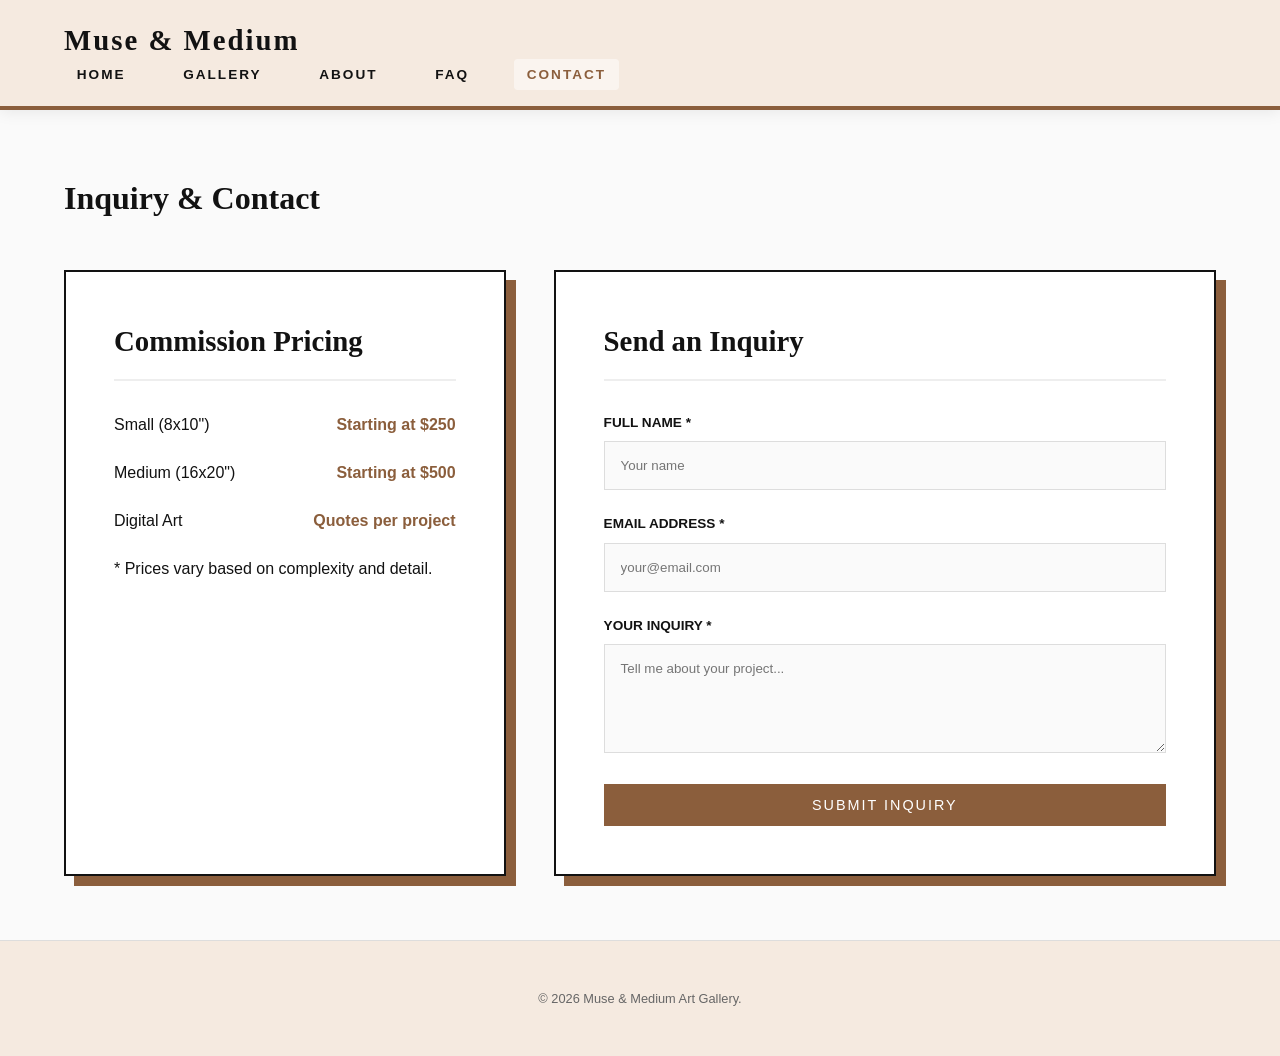
<file: contact.html>
<!DOCTYPE html>
<html lang="en">
<head>
    <meta charset="UTF-8">
    <meta name="viewport" content="width=device-width, initial-scale=1.0">
    <title>Contact | Muse & Medium</title>
    <link rel="stylesheet" href="css/base.css">
    <link rel="stylesheet" href="css/layout.css">
    <link rel="stylesheet" href="css/components.css">
    <link rel="stylesheet" href="css/pages.css">
</head>
<body>
    <a href="#main" class="skip-link">Skip to Content</a>
    <header>
        <nav aria-label="Main Navigation">
            <div class="logo"><h2>Muse & Medium</h2></div>
            <ul class="nav-links">
                <li><a href="index.html">Home</a></li>
                <li><a href="gallery.html">Gallery</a></li>
                <li><a href="about.html">About</a></li>
                <li><a href="faq.html">FAQ</a></li>
                <li><a href="contact.html" aria-current="page">Contact</a></li>
            </ul>
        </nav>
    </header>

    <main id="main" class="container">
        <h1 class="section-title">Inquiry & Contact</h1>

        <div class="contact-wrapper">
            <section class="contact-info-card">
                <h3>Commission Pricing</h3>
                <div class="price-item"><span>Small (8x10")</span><strong>Starting at $250</strong></div>
                <div class="price-item"><span>Medium (16x20")</span><strong>Starting at $500</strong></div>
                <div class="price-item"><span>Digital Art</span><strong>Quotes per project</strong></div>
                <p class="note">* Prices vary based on complexity and detail.</p>
            </section>

            <section class="contact-form-card">
                <h3>Send an Inquiry</h3>
                <form id="contactForm" novalidate>
                    <div class="form-group">
                        <label for="name">Full Name *</label>
                        <input type="text" id="name" name="name" required placeholder="Your name" aria-required="true">
                    </div>
                    <div class="form-group">
                        <label for="email">Email Address *</label>
                        <input type="email" id="email" name="email" required placeholder="your@email.com" aria-required="true">
                    </div>
                    <div class="form-group">
                        <label for="message">Your Inquiry *</label>
                        <textarea id="message" name="message" rows="5" required placeholder="Tell me about your project..." aria-required="true"></textarea>
                    </div>
                    <button type="submit" class="submit-btn btn active">Submit Inquiry</button>
                </form>
            </section>
        </div>
    </main>

    <footer>
        <p>&copy; 2026 Muse & Medium Art Gallery.</p>
    </footer>
    <script src="script.js"></script>
</body>
</html>
</file>
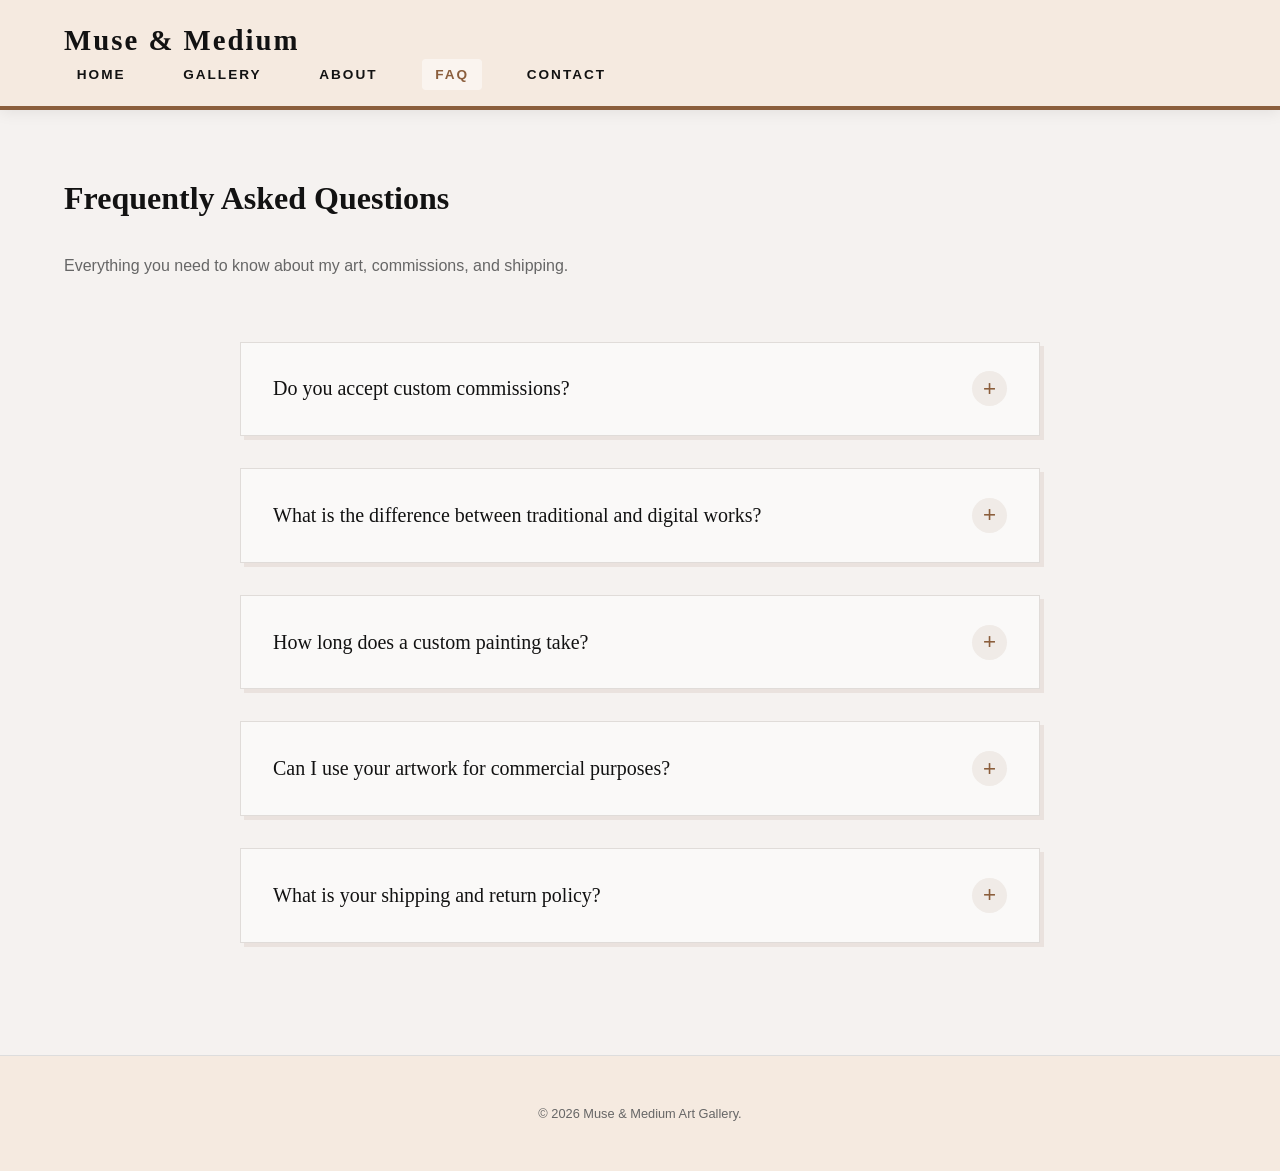
<file: faq.html>
<!DOCTYPE html>
<html lang="en">

<head>
    <meta charset="UTF-8">
    <meta name="viewport" content="width=device-width, initial-scale=1.0">
    <title>FAQ | Muse & Medium Art Gallery</title>
    <link rel="stylesheet" href="css/base.css">
    <link rel="stylesheet" href="css/layout.css">
    <link rel="stylesheet" href="css/components.css">
    <link rel="stylesheet" href="css/pages.css">
</head>

<body class="faq-page-body">
    <a href="#main" class="skip-link">Skip to Content</a>
    <header>
        <nav aria-label="Main Navigation">
            <div class="logo">
                <h2>Muse & Medium</h2>
            </div>
            <ul class="nav-links">
                <li><a href="index.html">Home</a></li>
                <li><a href="gallery.html">Gallery</a></li>
                <li><a href="about.html">About</a></li>
                <li><a href="faq.html" aria-current="page">FAQ</a></li>
                <li><a href="contact.html">Contact</a></li>
            </ul>
        </nav>
    </header>

    <main id="main" class="container">
        <h1 class="section-title">Frequently Asked Questions</h1>
        <p class="section-intro">Everything you need to know about my art, commissions, and shipping.</p>

        <div class="faq-container">
            <div class="faq-item">
                <button class="faq-question" aria-expanded="false">Do you accept custom commissions? <span aria-hidden="true">+</span></button>
                <div class="faq-answer">
                    <p>Yes! I specialize in pet portraits and original character designs. Please visit the Contact page
                        to send an inquiry with your project details.</p>
                </div>
            </div>

            <div class="faq-item">
                <button class="faq-question" aria-expanded="false">What is the difference between traditional and digital works? <span aria-hidden="true">+</span></button>
                <div class="faq-answer">
                    <p>Traditional works (Oil/Watercolor) are one-of-a-kind physical pieces shipped to your door.
                        Digital works are delivered as high-resolution files suitable for professional printing.</p>
                </div>
            </div>

            <div class="faq-item">
                <button class="faq-question" aria-expanded="false">How long does a custom painting take? <span aria-hidden="true">+</span></button>
                <div class="faq-answer">
                    <p>On average, a commission takes 2 to 4 weeks depending on the complexity of the piece and my
                        current waitlist.</p>
                </div>
            </div>

            <div class="faq-item">
                <button class="faq-question" aria-expanded="false">Can I use your artwork for commercial purposes? <span aria-hidden="true">+</span></button>
                <div class="faq-answer">
                    <p>All standard purchases are for personal use only. If you are interested in commercial licensing
                        for branding or publishing, please specify this in your contact form.</p>
                </div>
            </div>

            <div class="faq-item">
                <button class="faq-question" aria-expanded="false">What is your shipping and return policy? <span aria-hidden="true">+</span></button>
                <div class="faq-answer">
                    <p>Physical paintings are shipped with insurance and tracking. Due to the custom nature of my work,
                        I do not offer refunds, but I ensure client satisfaction through progress updates.</p>
                </div>
            </div>
        </div>
    </main>

    <footer>
        <p>&copy; 2026 Muse & Medium Art Gallery.</p>
    </footer>
    <script src="script.js"></script>
</body>

</html>
</file>
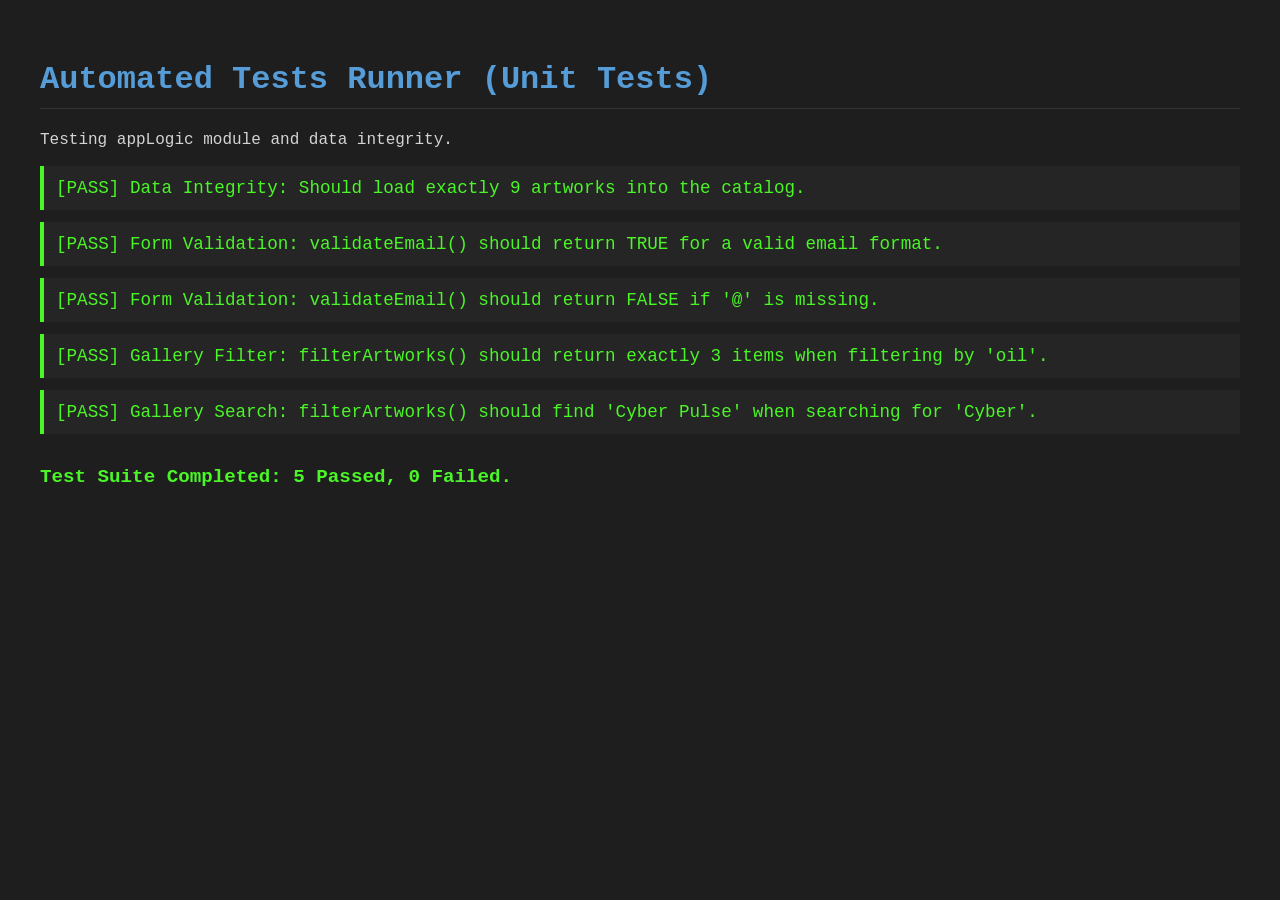
<file: tests.html>
<!DOCTYPE html>
<html lang="en">
<head>
    <meta charset="UTF-8">
    <meta name="viewport" content="width=device-width, initial-scale=1.0">
    <title>Unit Tests | Muse & Medium</title>
    <style>
        body { 
            font-family: 'Courier New', Courier, monospace; 
            padding: 2rem; 
            background: #1e1e1e; 
            color: #d4d4d4; 
        }
        h1 { 
            color: #569cd6; 
            border-bottom: 1px solid #333;
            padding-bottom: 10px;
        }
        .pass { color: #4af626; }
        .fail { color: #f44747; }
        ul { list-style-type: none; padding: 0; font-size: 1.1rem; }
        li { margin-bottom: 12px; padding: 12px; background: #252526; border-left: 4px solid #333; }
        li.pass { border-left-color: #4af626; }
        li.fail { border-left-color: #f44747; }
        .summary { margin-top: 2rem; font-weight: bold; font-size: 1.2rem; }
    </style>
</head>
<body>
    <h1>Automated Tests Runner (Unit Tests)</h1>
    <p>Testing appLogic module and data integrity.</p>
    
    <ul id="test-results"></ul>
    <div id="test-summary" class="summary"></div>

    <script src="script.js"></script>
    <script src="tests.js"></script>
</body>
</html>
</file>
<file: css/base.css>
:root {
  --bg-color: #FAFAFA;
  --header-bg: #f5eae0;
  --text-primary: #121212;
  --accent-color: #8B5E3C;
  --accent-hover: #A67C52;
  --heading-font: 'Playfair Display', serif;
  --body-font: 'Inter', sans-serif;
}

* {
  margin: 0;
  padding: 0;
  box-sizing: border-box;
}

body {
  background-color: var(--bg-color);
  color: var(--text-primary);
  font-family: var(--body-font);
  line-height: 1.5;
  -webkit-font-smoothing: antialiased;
}

.container {
  padding: 4rem 5%;
}

.section-title {
  font-family: var(--heading-font);
  font-size: 2rem;
  margin-bottom: 2rem;
}

.sr-only {
  position: absolute;
  width: 1px;
  height: 1px;
  padding: 0;
  margin: -1px;
  overflow: hidden;
  clip: rect(0, 0, 0, 0);
  border: 0;
}

@media print {
  body {
    background: white;
    color: black;
  }
  header, footer, .filter-bar, .search-bar, .skip-link, .modal {
    display: none !important;
  }
  .art-grid {
    display: block;
  }
  .art-card {
    page-break-inside: avoid;
    margin-bottom: 20px;
    border: none;
  }
  .container {
    padding: 0;
  }
}
</file>
<file: css/layout.css>
header {
  background-color: var(--header-bg);
  border-bottom: 4px solid var(--accent-color);
  padding: 1.2rem 5%;
  position: sticky;
  top: 0;
  z-index: 1000;
  box-shadow: 0 2px 15px rgba(0, 0, 0, 0.08);
  display: flex;
  justify-content: space-between;
  align-items: center;
}

.logo h2 {
  font-family: var(--heading-font);
  font-size: 1.8rem;
  color: var(--text-primary);
  letter-spacing: 2px;
}

.nav-links {
  display: flex;
  list-style: none;
  gap: 2rem;
  margin: 0;
  padding: 0;
}

.nav-links a {
  text-decoration: none;
  color: var(--text-primary);
  font-size: 0.85rem;
  font-weight: 600;
  text-transform: uppercase;
  letter-spacing: 2px;
  padding: 0.5rem 0.8rem;
  transition: all 0.3s ease;
}

.nav-links a:hover,
.nav-links a[aria-current="page"] {
  color: var(--accent-color);
  background-color: rgba(255, 255, 255, 0.5);
  border-radius: 4px;
}

footer {
  background-color: var(--header-bg);
  padding: 3rem;
  text-align: center;
  border-top: 1px solid #ddd;
  font-size: 0.8rem;
  color: #666;
}

.skip-link {
  position: absolute;
  top: -40px;
  left: 0;
  background: var(--accent-color);
  color: white;
  padding: 8px;
  z-index: 2000;
  text-decoration: none;
  font-size: 0.9rem;
}

.skip-link:focus {
  top: 0;
}

.btn.active {
  display: inline-block;
  padding: 0.8rem 2rem;
  background-color: var(--accent-color);
  border: none;
  color: white !important;
  text-decoration: none;
  font-family: var(--body-font);
  font-size: 0.9rem;
  font-weight: 500;
  text-transform: uppercase;
  letter-spacing: 2px;
  transition: background-color 0.3s ease;
  cursor: pointer;
}

.btn.active:hover {
  background-color: var(--accent-hover);
}
</file>
<file: css/components.css>
/* Hero Section */
.hero {
  height: 50vh;
  display: flex;
  flex-direction: column;
  justify-content: center;
  align-items: center;
  text-align: center;
  background: linear-gradient(rgba(18, 18, 18, 0.6), rgba(18, 18, 18, 0.6)), url('../images/hero_background.jpg');
  background-size: cover;
  background-position: center;
  color: white;
  padding: 0 10%;
}

/* Grid System */
.art-grid {
  display: grid;
  grid-template-columns: repeat(3, 1fr);
  gap: 2rem;
}

@media (max-width: 1024px) {
  .art-grid {
    grid-template-columns: repeat(2, 1fr);
  }
}

@media (max-width: 600px) {
  .art-grid {
    grid-template-columns: 1fr;
  }
}

/* Art Card */
.art-card {
  background: white;
  border: 1px solid #eee;
  cursor: pointer;
  transition: 0.3s;
}

.art-card img {
  width: 100%;
  height: 400px;
  object-fit: cover;
  object-position: center;
  display: block;
  animation: fadeIn 0.8s ease forwards;
}

.art-card figcaption {
  padding: 1rem;
}

.art-card h3 {
  font-family: var(--heading-font);
  font-size: 1.2rem;
  margin-bottom: 0.3rem;
}

.art-card p {
  font-size: 0.8rem;
  color: var(--accent-color);
  text-transform: uppercase;
}

/* Filter Bar */
.filter-bar {
  display: flex;
  gap: 1rem;
  margin-bottom: 3rem;
  flex-wrap: wrap;
}

.filter-btn {
  background: transparent;
  border: 1px solid #ddd;
  padding: 0.6rem 1.5rem;
  cursor: pointer;
  transition: 0.3s;
  color: #666;
  font-size: 0.85rem;
  text-transform: uppercase;
}

.filter-btn.active {
  background-color: var(--accent-color);
  border-color: var(--accent-color);
  color: white;
}

/* Modal */
.modal {
  display: none;
  position: fixed;
  z-index: 3000;
  inset: 0;
  background-color: rgba(0, 0, 0, 0.85);
  justify-content: center;
  align-items: center;
}

.modal-content {
  background-color: white;
  max-width: 1000px;
  width: 90%;
  max-height: 85vh;
  position: relative;
  box-shadow: 0 20px 50px rgba(0, 0, 0, 0.3);
}

.modal-content img {
  width: 100%;
  max-height: 90vh;
  object-fit: cover;
}

.modal-info {
  padding: 2rem;
  overflow-y: auto;
}

#modalTitle {
  font-family: var(--heading-font);
  font-size: 1.5rem;
  color: var(--text-primary);
  margin-bottom: 0.4rem;
}

#modalMedium {
  font-family: var(--body-font);
  font-size: 0.8rem;
  color: var(--accent-color);
  text-transform: uppercase;
  letter-spacing: 1.2px;
  font-weight: 600;
  margin-bottom: 1rem;
  display: block;
}

#modalDesc {
  font-family: var(--body-font);
  font-size: 0.85rem;
  color: #444;
  line-height: 1.6;
}

@keyframes fadeIn {
  from {
    opacity: 0;
    transform: translateY(10px);
  }

  to {
    opacity: 1;
    transform: translateY(0);
  }
}

.gallery-controls {
  display: flex;
  flex-direction: column;
  gap: 1.5rem;
  margin-bottom: 3rem;
  align-items: center;
}

.search-bar input {
  padding: 0.8rem 1.5rem;
  width: 300px;
  max-width: 100%;
  border: 1px solid #ddd;
  border-radius: 25px;
  font-family: var(--body-font);
  font-size: 0.9rem;
  outline: none;
  transition: border-color 0.3s ease;
}

.search-bar input:focus {
  border-color: var(--accent-color);
  box-shadow: 0 0 5px rgba(139, 94, 60, 0.3);
}

.filter-bar {
  display: flex;
  gap: 1rem;
  flex-wrap: wrap;
  justify-content: center;
  margin-bottom: 0;
}

.input-error {
  border-color: red !important;
  background-color: #fff8f8;
}

button:focus-visible, 
input:focus-visible, 
textarea:focus-visible, 
.art-card:focus-visible, 
a:focus-visible {
  outline: 3px solid var(--accent-color);
  outline-offset: 2px;
}
</file>
<file: css/pages.css>
/* About Page */
.about-hero {
    height: 25vh;
    display: flex;
    justify-content: center;
    align-items: center;
    background-color: #FAFAFA;
    border-bottom: 1px solid #eee;
}

.about-hero h1 {
    font-family: var(--heading-font);
    font-size: 3.5rem;
    letter-spacing: -1px;
}

.about-section {
    display: flex;
    align-items: center;
    gap: 6rem;
    margin-bottom: 10rem;
}

.about-section.reverse {
    flex-direction: row-reverse;
}

.about-image {
    flex: 1.2;
    height: 650px;
    background-color: #eee;
    overflow: hidden;
}

.about-image img {
    width: 100%;
    height: 100%;
    object-fit: cover;
    display: block;
}

.about-text {
    flex: 0.8;
}

.about-text h2 {
    font-family: var(--heading-font);
    font-size: 2.8rem;
    margin-bottom: 1.5rem;
}

/* FAQ Page */
.faq-page-body {
    background-color: #F5F2F0;
}

.faq-container {
    max-width: 800px;
    margin: 3rem auto;
}

.faq-item {
    background-color: #ffffff;
    border: 1px solid #e0dcd9;
    margin-bottom: 2rem;
    box-shadow: 4px 4px 0px rgba(139, 94, 60, 0.1);
    transition: all 0.3s ease;
}

.faq-question {
    width: 100%;
    background-color: #FAF9F8;
    border: none;
    text-align: left;
    padding: 1.8rem 2rem;
    font-family: var(--heading-font);
    font-size: 1.25rem;
    color: var(--text-primary);
    cursor: pointer;
    display: flex;
    justify-content: space-between;
    align-items: center;
}

.faq-item:hover {
    transform: translateY(-2px);
    box-shadow: 6px 6px 0px rgba(139, 94, 60, 0.2);
}

.faq-question span {
    font-family: var(--body-font);
    font-size: 1.4rem;
    color: var(--accent-color);
    background: #f0ebe7;
    width: 35px;
    height: 35px;
    display: flex;
    align-items: center;
    justify-content: center;
    border-radius: 50%;
    transition: all 0.3s ease;
}

.faq-answer {
    max-height: 0;
    overflow: hidden;
    transition: all 0.4s cubic-bezier(0.4, 0, 0.2, 1);
}

.faq-answer p {
    padding: 1.5rem 2rem 2rem 2rem;
    font-size: 0.95rem;
    color: #444;
    line-height: 1.8;
    border-top: 1px solid #f0f0f0;
}

.faq-item.active {
    border-color: var(--accent-color);
}

.faq-item.active .faq-question {
    background-color: #ffffff;
    color: var(--accent-color);
}

.faq-item.active .faq-question span {
    transform: rotate(45deg);
    background-color: var(--accent-color);
    color: #ffffff;
}

.faq-item.active .faq-answer {
    max-height: 300px;
    padding-bottom: 1rem;
}

/* Breadcrumb & Intro */
.breadcrumb {
    font-size: 0.85rem;
    margin-bottom: 2rem;
    color: #888;
}

.breadcrumb a {
    text-decoration: none;
    color: var(--accent-color);
}

.section-intro {
    font-size: 1rem;
    color: #666;
    margin-bottom: 4rem;
    max-width: 600px;
}

/*Contact Page*/
.contact-wrapper {
    display: grid;
    grid-template-columns: 1fr 1.5fr;
    gap: 3rem;
    margin-top: 3rem;
}

.contact-info-card,
.contact-form-card {
    background: white;
    padding: 3rem;
    border: 2px solid var(--text-primary);
    box-shadow: 10px 10px 0px var(--accent-color);
}

.contact-info-card h3,
.contact-form-card h3 {
    font-family: var(--heading-font);
    font-size: 1.8rem;
    margin-bottom: 2rem;
    border-bottom: 2px solid #eee;
    padding-bottom: 1rem;
}

.price-item {
    display: flex;
    justify-content: space-between;
    margin-bottom: 1.5rem;
    font-size: 1rem;
}

.price-item strong {
    color: var(--accent-color);
}

.form-group {
    margin-bottom: 1.5rem;
}

.form-group label {
    display: block;
    font-size: 0.85rem;
    font-weight: 600;
    margin-bottom: 0.5rem;
    text-transform: uppercase;
}

.form-group input,
.form-group textarea {
    width: 100%;
    padding: 1rem;
    border: 1px solid #ddd;
    font-family: var(--body-font);
    background-color: #fafafa;
}

.form-group input:focus,
.form-group textarea:focus {
    outline: none;
    border-color: var(--accent-color);
    background-color: white;
}

.submit-btn {
    width: 100%;
    padding: 1rem;
    background-color: var(--text-primary);
    color: white;
    border: none;
    font-weight: 600;
    text-transform: uppercase;
    letter-spacing: 2px;
    cursor: pointer;
    transition: 0.3s;
}

.submit-btn:hover {
    background-color: var(--accent-color);
}

@media (max-width: 900px) {
    .contact-wrapper {
        grid-template-columns: 1fr;
    }
}

/*Inquiry Submit*/
.success-message {
    text-align: center;
    padding: 2rem 0;
    animation: fadeInUp 0.5s ease forwards;
}

.success-icon {
    width: 60px;
    height: 60px;
    background-color: var(--accent-color);
    color: white;
    font-size: 2rem;
    border-radius: 50%;
    display: flex;
    align-items: center;
    justify-content: center;
    margin: 0 auto 1.5rem auto;
}

.success-message h3 {
    font-family: var(--heading-font);
    font-size: 2rem;
    margin-bottom: 1rem;
    border: none !important;
}

.success-message p {
    font-size: 1rem;
    color: #666;
    margin-bottom: 2rem;
}

.btn-text {
    background: none;
    border: none;
    color: var(--accent-color);
    text-decoration: underline;
    font-weight: 600;
    cursor: pointer;
    font-size: 0.9rem;
}

@keyframes fadeInUp {
    from {
        opacity: 0;
        transform: translateY(20px);
    }

    to {
        opacity: 1;
        transform: translateY(0);
    }
}
</file>
